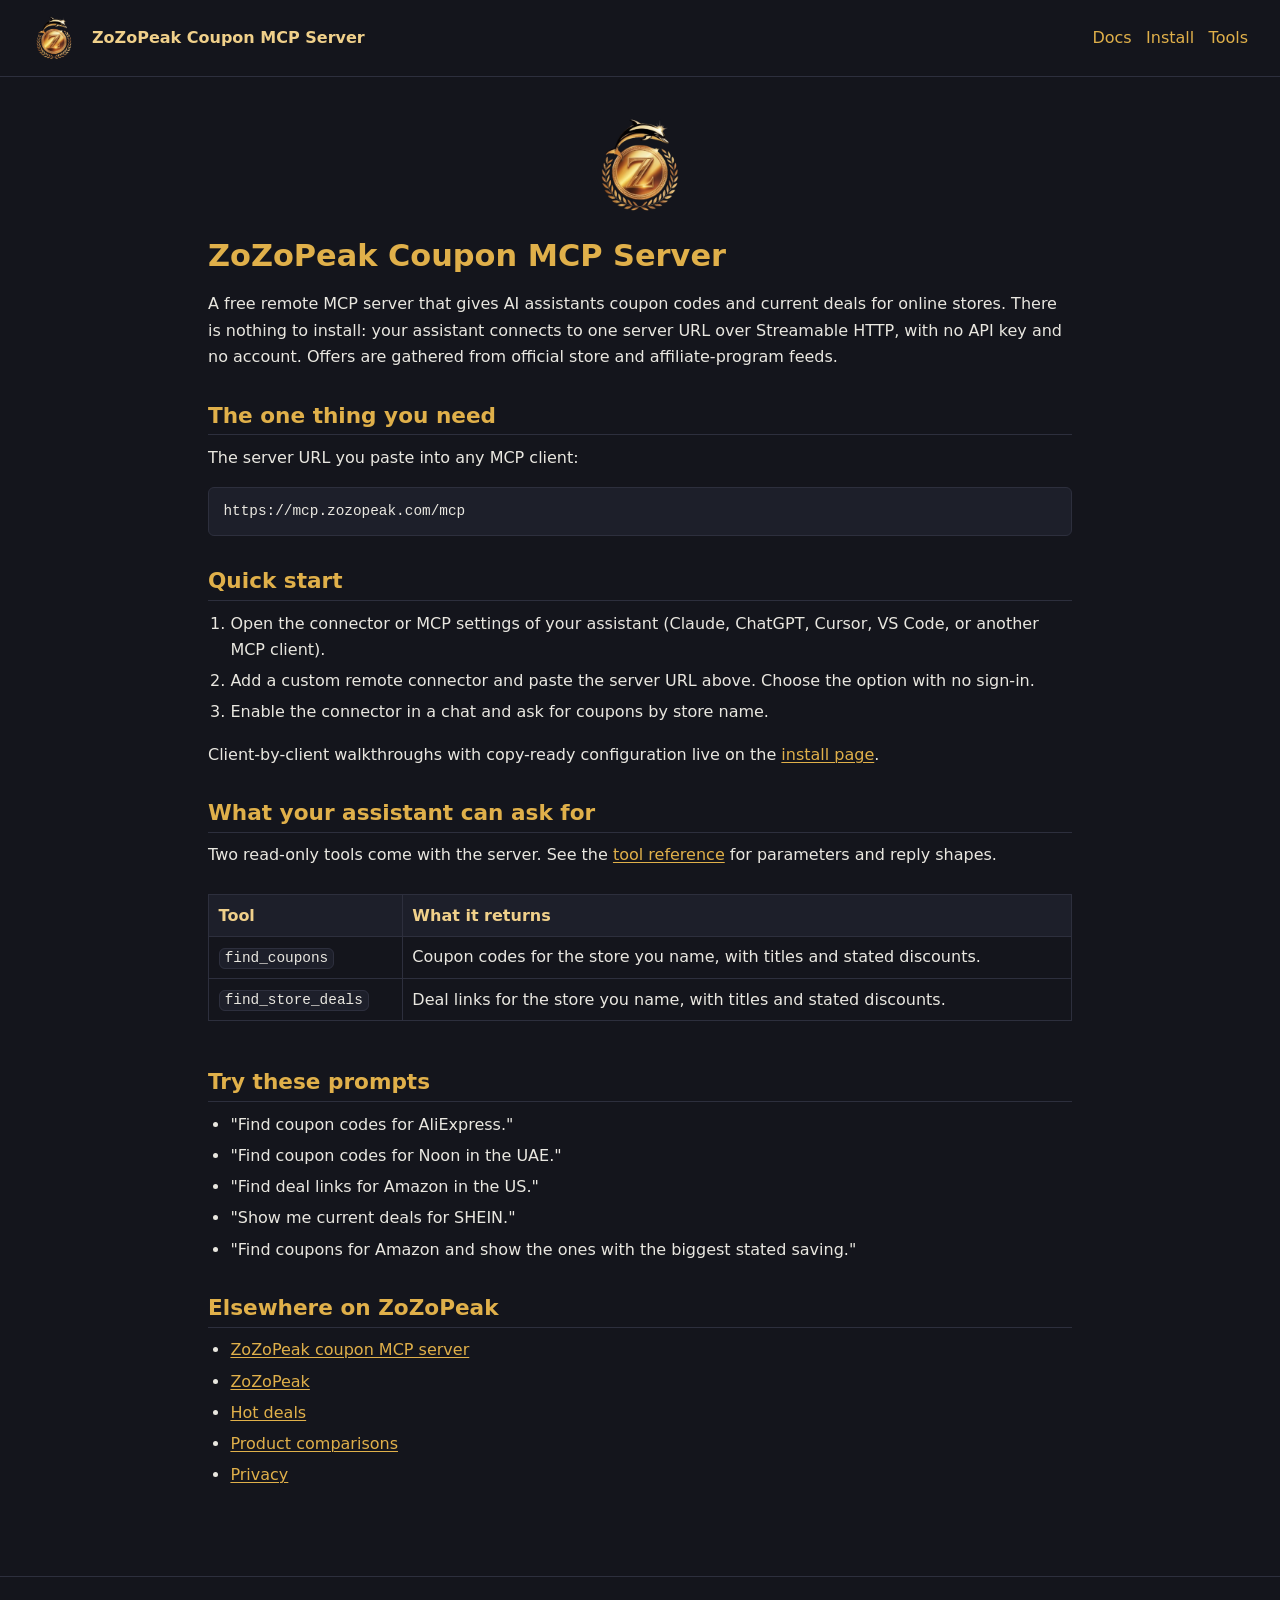
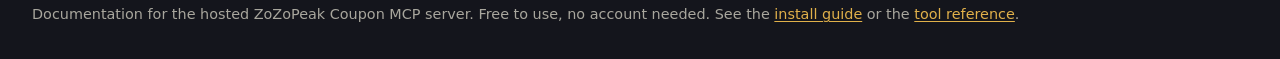
<file: docs/index.html>
<!DOCTYPE html>
<html lang="en">
<head>
  <meta charset="utf-8">
  <meta name="viewport" content="width=device-width, initial-scale=1">
  <title>ZoZoPeak Coupon MCP Server: Docs &amp; Quick Start</title>
  <meta name="description" content="Quick start for the free ZoZoPeak Coupon MCP server: point Claude, ChatGPT, Cursor or VS Code at one URL to pull verified coupon codes and current store deals.">
  <link rel="canonical" href="https://zozopeak.github.io/coupon-mcp-server/">
  <meta property="og:type" content="website">
  <meta property="og:title" content="ZoZoPeak Coupon MCP Server: Docs &amp; Quick Start">
  <meta property="og:description" content="Quick start for the free ZoZoPeak Coupon MCP server: point Claude, ChatGPT, Cursor or VS Code at one URL to pull verified coupon codes and current store deals.">
  <meta property="og:image" content="https://zozopeak.github.io/coupon-mcp-server/emblem-256.png">
  <meta property="og:url" content="https://zozopeak.github.io/coupon-mcp-server/">
  <link rel="icon" type="image/png" href="emblem-256.png">
  <link rel="stylesheet" href="style.css">
  <script type="application/ld+json">
  {
    "@context": "https://schema.org",
    "@type": "SoftwareApplication",
    "name": "ZoZoPeak Coupon MCP Server",
    "url": "https://zozopeak.com/mcp",
    "applicationCategory": "DeveloperApplication",
    "operatingSystem": "Any",
    "offers": {
      "@type": "Offer",
      "price": "0",
      "priceCurrency": "USD"
    },
    "publisher": {
      "@type": "Organization",
      "name": "ZoZoPeak",
      "url": "https://zozopeak.com/"
    }
  }
  </script>
</head>
<body>
  <header class="site">
    <img src="emblem-256.png" alt="ZoZoPeak emblem" width="44" height="44">
    <span class="brand">ZoZoPeak Coupon MCP Server</span>
    <nav class="site">
      <a href="index.html">Docs</a>
      <a href="install.html">Install</a>
      <a href="tools.html">Tools</a>
    </nav>
  </header>
  <main>
    <div class="emblem-row">
      <img src="emblem-256.png" alt="Gold dolphin over a gold coin, the ZoZoPeak emblem" width="96" height="96">
    </div>
    <h1>ZoZoPeak Coupon MCP Server</h1>
    <p>A free remote MCP server that gives AI assistants coupon codes and current deals for online stores. There is nothing to install: your assistant connects to one server URL over Streamable HTTP, with no API key and no account. Offers are gathered from official store and affiliate-program feeds.</p>

    <h2>The one thing you need</h2>
    <p>The server URL you paste into any MCP client:</p>
    <pre><code>https://mcp.zozopeak.com/mcp</code></pre>

    <h2>Quick start</h2>
    <ol>
      <li>Open the connector or MCP settings of your assistant (Claude, ChatGPT, Cursor, VS Code, or another MCP client).</li>
      <li>Add a custom remote connector and paste the server URL above. Choose the option with no sign-in.</li>
      <li>Enable the connector in a chat and ask for coupons by store name.</li>
    </ol>
    <p>Client-by-client walkthroughs with copy-ready configuration live on the <a href="install.html">install page</a>.</p>

    <h2>What your assistant can ask for</h2>
    <p>Two read-only tools come with the server. See the <a href="tools.html">tool reference</a> for parameters and reply shapes.</p>
    <div class="table-scroll">
      <table>
        <tr><th>Tool</th><th>What it returns</th></tr>
        <tr><td><code>find_coupons</code></td><td>Coupon codes for the store you name, with titles and stated discounts.</td></tr>
        <tr><td><code>find_store_deals</code></td><td>Deal links for the store you name, with titles and stated discounts.</td></tr>
      </table>
    </div>

    <h2>Try these prompts</h2>
    <ul>
      <li>"Find coupon codes for AliExpress."</li>
      <li>"Find coupon codes for Noon in the UAE."</li>
      <li>"Find deal links for Amazon in the US."</li>
      <li>"Show me current deals for SHEIN."</li>
      <li>"Find coupons for Amazon and show the ones with the biggest stated saving."</li>
    </ul>

    <h2>Elsewhere on ZoZoPeak</h2>
    <ul>
      <li><a href="https://zozopeak.com/mcp">ZoZoPeak coupon MCP server</a></li>
      <li><a href="https://zozopeak.com/">ZoZoPeak</a></li>
      <li><a href="https://zozopeak.com/hot-deals/">Hot deals</a></li>
      <li><a href="https://zozopeak.com/compare/">Product comparisons</a></li>
      <li><a href="https://zozopeak.com/privacy#mcp">Privacy</a></li>
    </ul>
  </main>
  <footer class="site">
    <p>Documentation for the hosted ZoZoPeak Coupon MCP server. Free to use, no account needed. See the <a href="install.html">install guide</a> or the <a href="tools.html">tool reference</a>.</p>
  </footer>
</body>
</html>
</file>
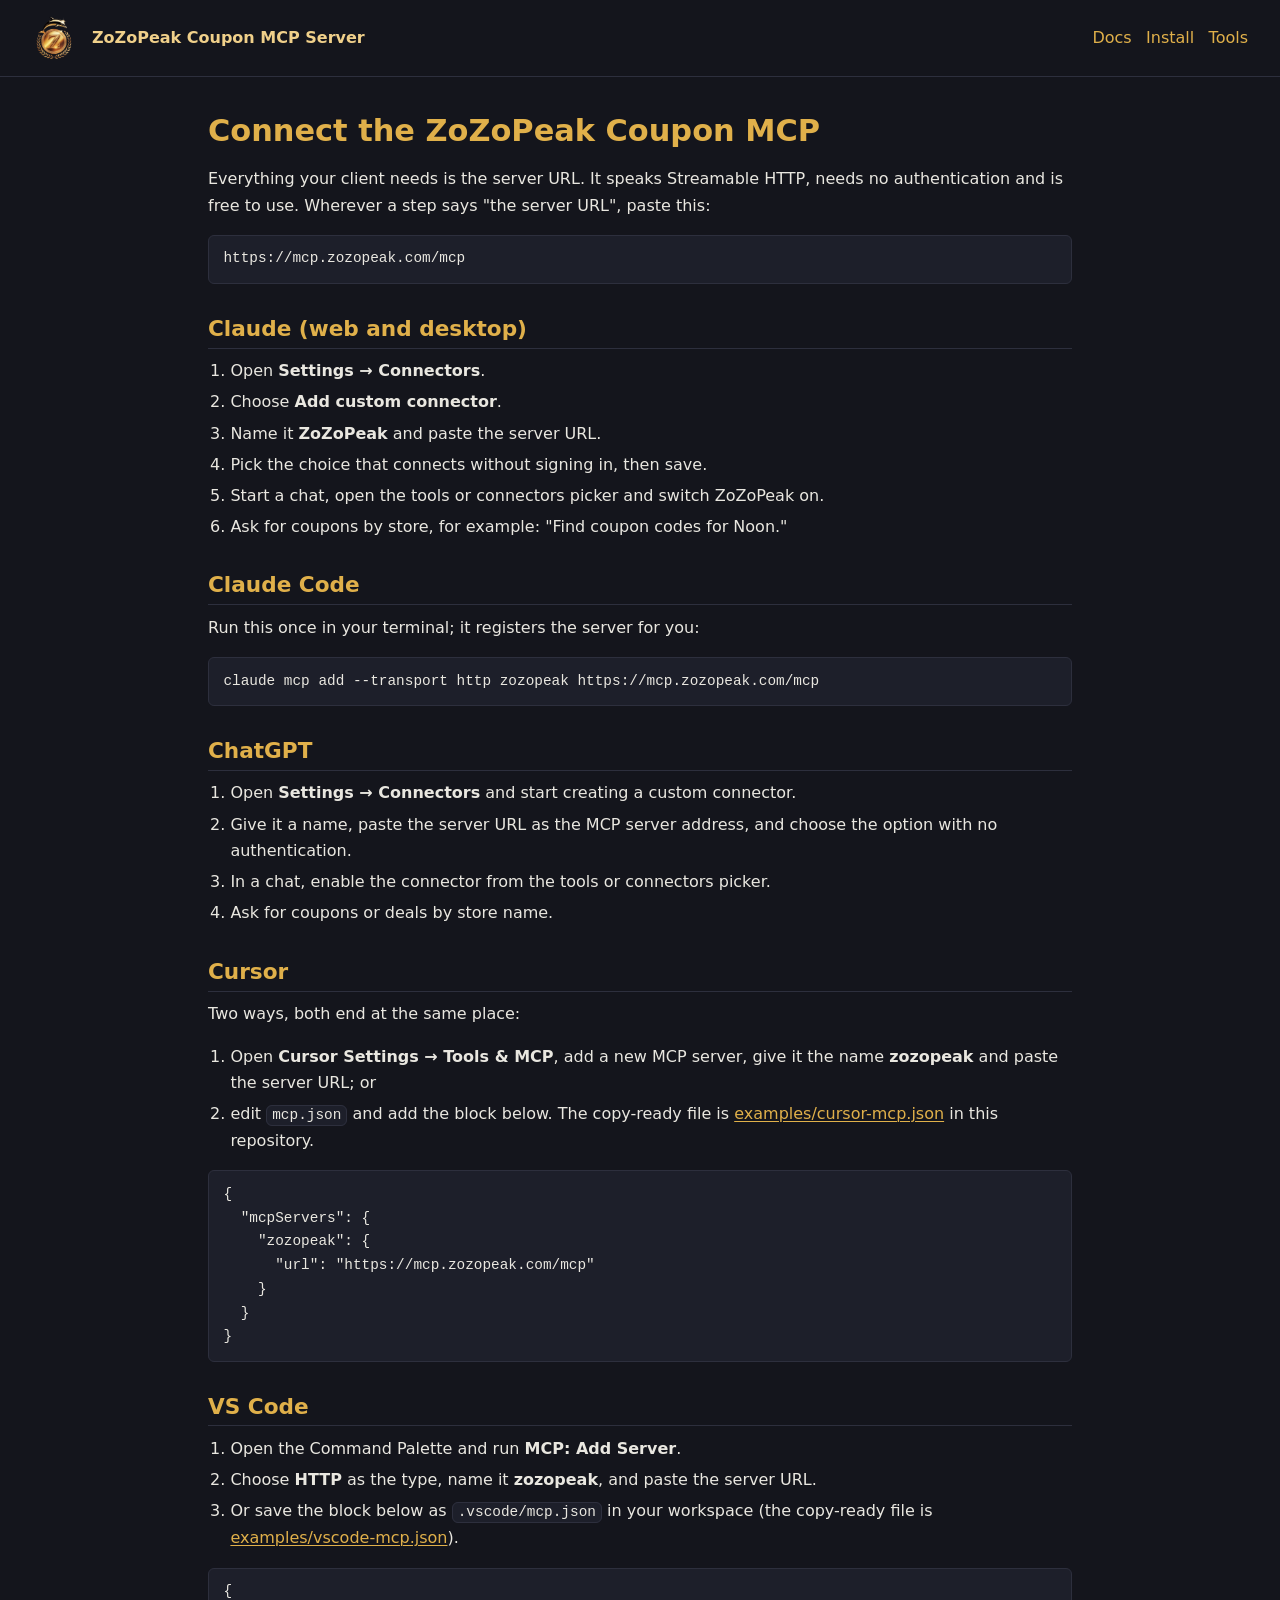
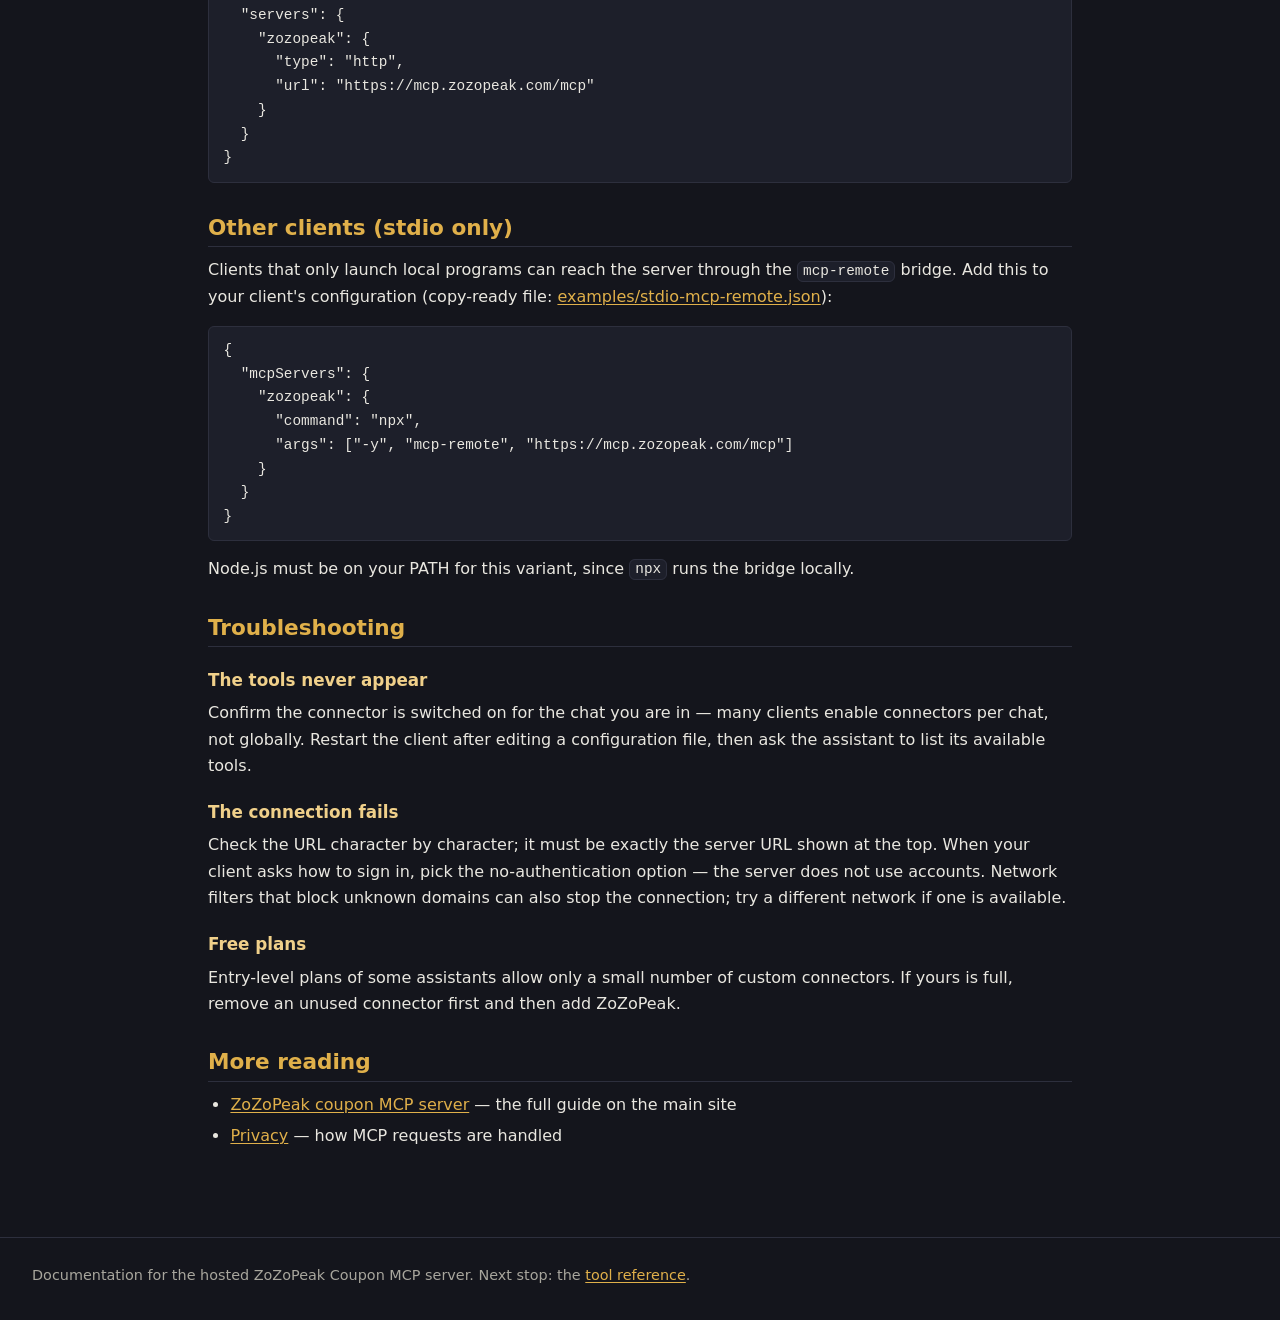
<file: docs/install.html>
<!DOCTYPE html>
<html lang="en">
<head>
  <meta charset="utf-8">
  <meta name="viewport" content="width=device-width, initial-scale=1">
  <title>Connect the ZoZoPeak Coupon MCP to Claude, ChatGPT, Cursor &amp; VS Code</title>
  <meta name="description" content="Step-by-step setup for the ZoZoPeak Coupon MCP server in Claude, Claude Code, ChatGPT, Cursor, VS Code and stdio-only clients, with copy-ready configuration snippets.">
  <link rel="canonical" href="https://zozopeak.github.io/coupon-mcp-server/install.html">
  <meta property="og:type" content="article">
  <meta property="og:title" content="Connect the ZoZoPeak Coupon MCP to Claude, ChatGPT, Cursor &amp; VS Code">
  <meta property="og:description" content="Step-by-step setup for the ZoZoPeak Coupon MCP server in Claude, Claude Code, ChatGPT, Cursor, VS Code and stdio-only clients, with copy-ready configuration snippets.">
  <meta property="og:image" content="https://zozopeak.github.io/coupon-mcp-server/emblem-256.png">
  <meta property="og:url" content="https://zozopeak.github.io/coupon-mcp-server/install.html">
  <link rel="icon" type="image/png" href="emblem-256.png">
  <link rel="stylesheet" href="style.css">
</head>
<body>
  <header class="site">
    <img src="emblem-256.png" alt="ZoZoPeak emblem" width="44" height="44">
    <span class="brand">ZoZoPeak Coupon MCP Server</span>
    <nav class="site">
      <a href="index.html">Docs</a>
      <a href="install.html">Install</a>
      <a href="tools.html">Tools</a>
    </nav>
  </header>
  <main>
    <h1>Connect the ZoZoPeak Coupon MCP</h1>
    <p>Everything your client needs is the server URL. It speaks Streamable HTTP, needs no authentication and is free to use. Wherever a step says "the server URL", paste this:</p>
    <pre><code>https://mcp.zozopeak.com/mcp</code></pre>

    <h2>Claude (web and desktop)</h2>
    <ol>
      <li>Open <strong>Settings → Connectors</strong>.</li>
      <li>Choose <strong>Add custom connector</strong>.</li>
      <li>Name it <strong>ZoZoPeak</strong> and paste the server URL.</li>
      <li>Pick the choice that connects without signing in, then save.</li>
      <li>Start a chat, open the tools or connectors picker and switch ZoZoPeak on.</li>
      <li>Ask for coupons by store, for example: "Find coupon codes for Noon."</li>
    </ol>

    <h2>Claude Code</h2>
    <p>Run this once in your terminal; it registers the server for you:</p>
    <pre><code>claude mcp add --transport http zozopeak https://mcp.zozopeak.com/mcp</code></pre>

    <h2>ChatGPT</h2>
    <ol>
      <li>Open <strong>Settings → Connectors</strong> and start creating a custom connector.</li>
      <li>Give it a name, paste the server URL as the MCP server address, and choose the option with no authentication.</li>
      <li>In a chat, enable the connector from the tools or connectors picker.</li>
      <li>Ask for coupons or deals by store name.</li>
    </ol>

    <h2>Cursor</h2>
    <p>Two ways, both end at the same place:</p>
    <ol>
      <li>Open <strong>Cursor Settings → Tools &amp; MCP</strong>, add a new MCP server, give it the name <strong>zozopeak</strong> and paste the server URL; or</li>
      <li>edit <code>mcp.json</code> and add the block below. The copy-ready file is <a href="https://github.com/zozopeak/coupon-mcp-server/blob/main/examples/cursor-mcp.json">examples/cursor-mcp.json</a> in this repository.</li>
    </ol>
    <pre><code>{
  "mcpServers": {
    "zozopeak": {
      "url": "https://mcp.zozopeak.com/mcp"
    }
  }
}</code></pre>

    <h2>VS Code</h2>
    <ol>
      <li>Open the Command Palette and run <strong>MCP: Add Server</strong>.</li>
      <li>Choose <strong>HTTP</strong> as the type, name it <strong>zozopeak</strong>, and paste the server URL.</li>
      <li>Or save the block below as <code>.vscode/mcp.json</code> in your workspace (the copy-ready file is <a href="https://github.com/zozopeak/coupon-mcp-server/blob/main/examples/vscode-mcp.json">examples/vscode-mcp.json</a>).</li>
    </ol>
    <pre><code>{
  "servers": {
    "zozopeak": {
      "type": "http",
      "url": "https://mcp.zozopeak.com/mcp"
    }
  }
}</code></pre>

    <h2>Other clients (stdio only)</h2>
    <p>Clients that only launch local programs can reach the server through the <code>mcp-remote</code> bridge. Add this to your client's configuration (copy-ready file: <a href="https://github.com/zozopeak/coupon-mcp-server/blob/main/examples/stdio-mcp-remote.json">examples/stdio-mcp-remote.json</a>):</p>
    <pre><code>{
  "mcpServers": {
    "zozopeak": {
      "command": "npx",
      "args": ["-y", "mcp-remote", "https://mcp.zozopeak.com/mcp"]
    }
  }
}</code></pre>
    <p>Node.js must be on your PATH for this variant, since <code>npx</code> runs the bridge locally.</p>

    <h2>Troubleshooting</h2>
    <h3>The tools never appear</h3>
    <p>Confirm the connector is switched on for the chat you are in — many clients enable connectors per chat, not globally. Restart the client after editing a configuration file, then ask the assistant to list its available tools.</p>
    <h3>The connection fails</h3>
    <p>Check the URL character by character; it must be exactly the server URL shown at the top. When your client asks how to sign in, pick the no-authentication option — the server does not use accounts. Network filters that block unknown domains can also stop the connection; try a different network if one is available.</p>
    <h3>Free plans</h3>
    <p>Entry-level plans of some assistants allow only a small number of custom connectors. If yours is full, remove an unused connector first and then add ZoZoPeak.</p>

    <h2>More reading</h2>
    <ul>
      <li><a href="https://zozopeak.com/mcp">ZoZoPeak coupon MCP server</a> — the full guide on the main site</li>
      <li><a href="https://zozopeak.com/privacy#mcp">Privacy</a> — how MCP requests are handled</li>
    </ul>
  </main>
  <footer class="site">
    <p>Documentation for the hosted ZoZoPeak Coupon MCP server. Next stop: the <a href="tools.html">tool reference</a>.</p>
  </footer>
</body>
</html>
</file>
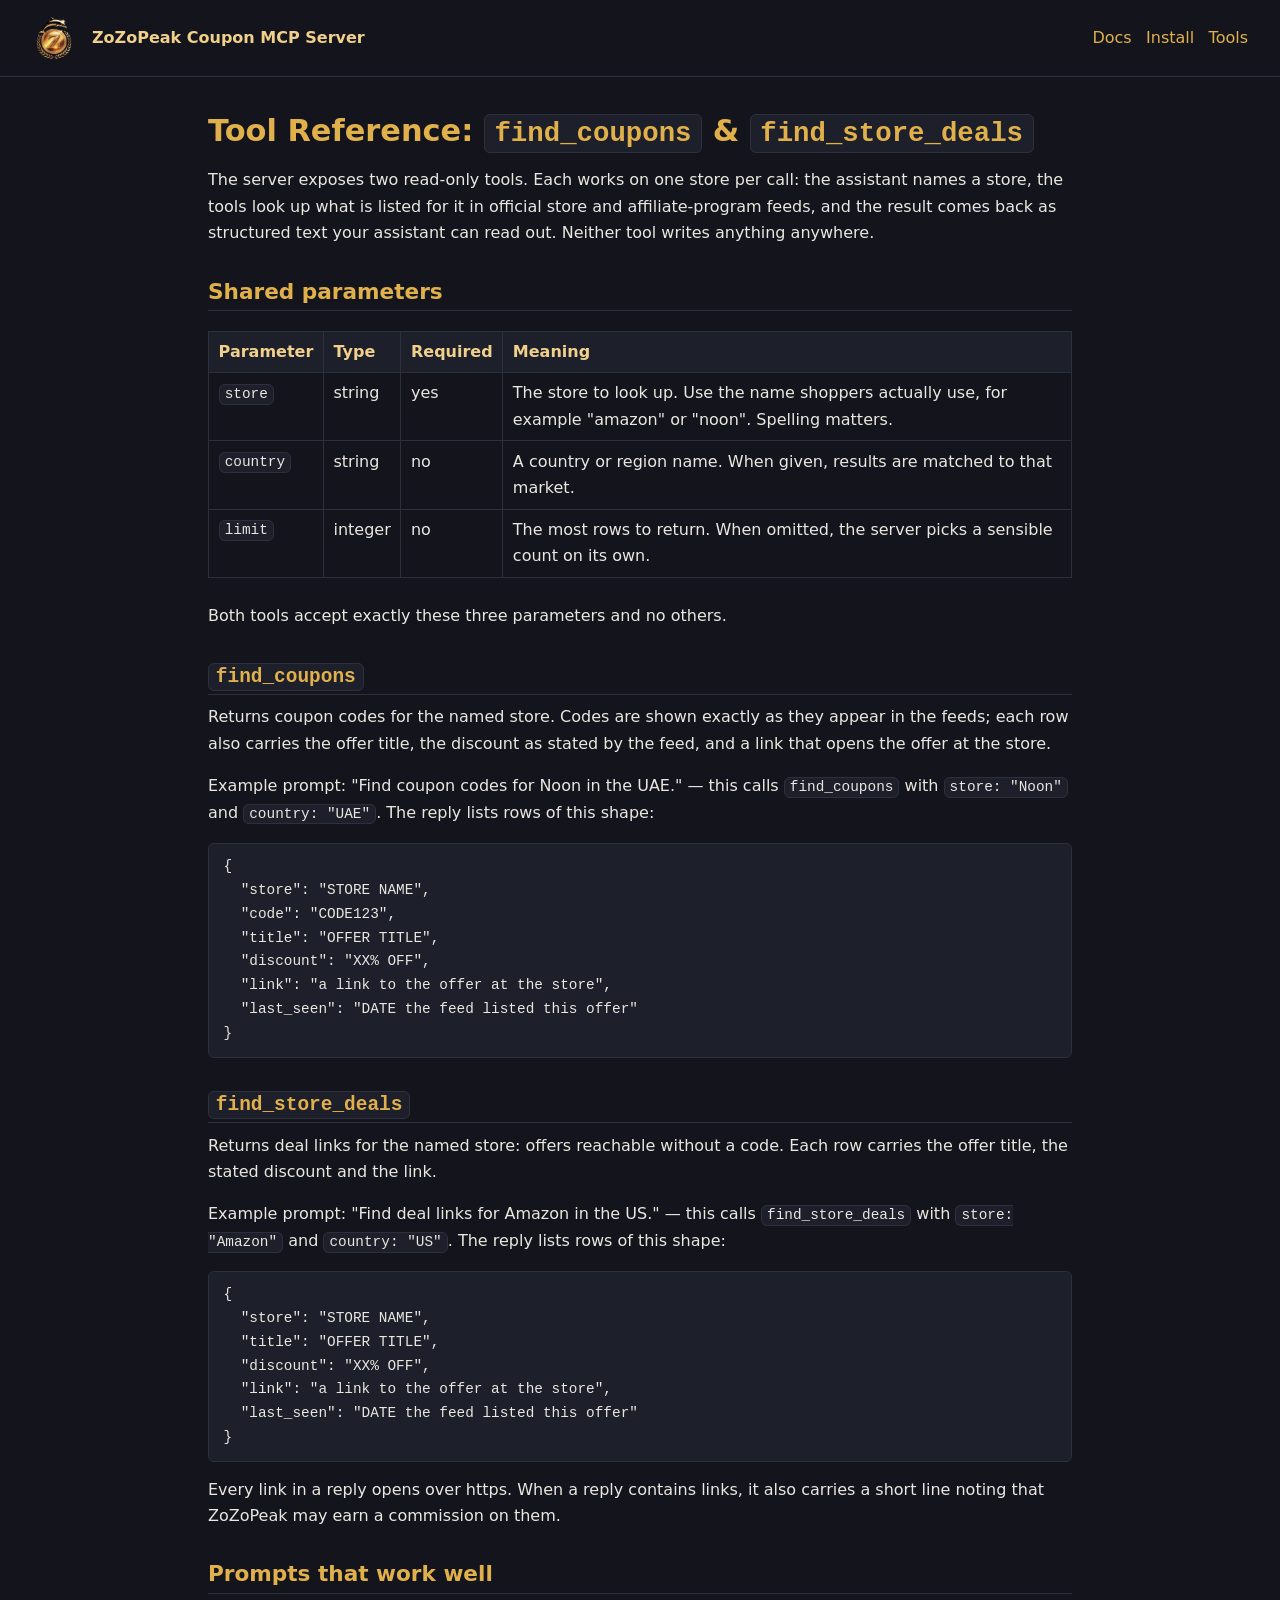
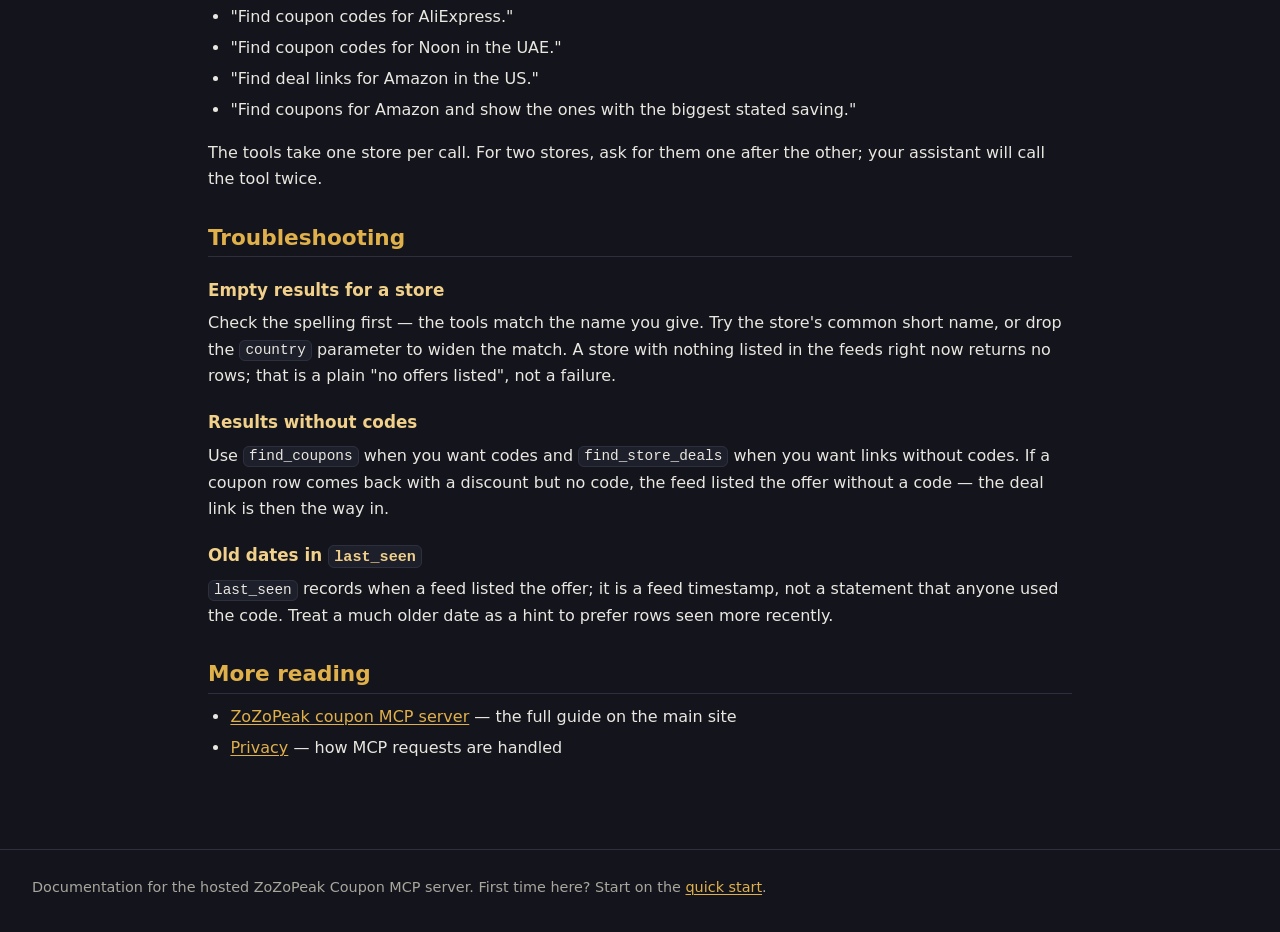
<file: docs/tools.html>
<!DOCTYPE html>
<html lang="en">
<head>
  <meta charset="utf-8">
  <meta name="viewport" content="width=device-width, initial-scale=1">
  <title>find_coupons &amp; find_store_deals: ZoZoPeak MCP Tool Reference</title>
  <meta name="description" content="Parameter reference and reply shapes for the two read-only tools of the ZoZoPeak Coupon MCP server: find_coupons for coupon codes and find_store_deals for deal links.">
  <link rel="canonical" href="https://zozopeak.github.io/coupon-mcp-server/tools.html">
  <meta property="og:type" content="article">
  <meta property="og:title" content="find_coupons &amp; find_store_deals: ZoZoPeak MCP Tool Reference">
  <meta property="og:description" content="Parameter reference and reply shapes for the two read-only tools of the ZoZoPeak Coupon MCP server: find_coupons for coupon codes and find_store_deals for deal links.">
  <meta property="og:image" content="https://zozopeak.github.io/coupon-mcp-server/emblem-256.png">
  <meta property="og:url" content="https://zozopeak.github.io/coupon-mcp-server/tools.html">
  <link rel="icon" type="image/png" href="emblem-256.png">
  <link rel="stylesheet" href="style.css">
</head>
<body>
  <header class="site">
    <img src="emblem-256.png" alt="ZoZoPeak emblem" width="44" height="44">
    <span class="brand">ZoZoPeak Coupon MCP Server</span>
    <nav class="site">
      <a href="index.html">Docs</a>
      <a href="install.html">Install</a>
      <a href="tools.html">Tools</a>
    </nav>
  </header>
  <main>
    <h1>Tool Reference: <code>find_coupons</code> &amp; <code>find_store_deals</code></h1>
    <p>The server exposes two read-only tools. Each works on one store per call: the assistant names a store, the tools look up what is listed for it in official store and affiliate-program feeds, and the result comes back as structured text your assistant can read out. Neither tool writes anything anywhere.</p>

    <h2>Shared parameters</h2>
    <div class="table-scroll">
      <table>
        <tr><th>Parameter</th><th>Type</th><th>Required</th><th>Meaning</th></tr>
        <tr><td><code>store</code></td><td>string</td><td>yes</td><td>The store to look up. Use the name shoppers actually use, for example "amazon" or "noon". Spelling matters.</td></tr>
        <tr><td><code>country</code></td><td>string</td><td>no</td><td>A country or region name. When given, results are matched to that market.</td></tr>
        <tr><td><code>limit</code></td><td>integer</td><td>no</td><td>The most rows to return. When omitted, the server picks a sensible count on its own.</td></tr>
      </table>
    </div>
    <p>Both tools accept exactly these three parameters and no others.</p>

    <h2><code>find_coupons</code></h2>
    <p>Returns coupon codes for the named store. Codes are shown exactly as they appear in the feeds; each row also carries the offer title, the discount as stated by the feed, and a link that opens the offer at the store.</p>
    <p>Example prompt: "Find coupon codes for Noon in the UAE." — this calls <code>find_coupons</code> with <code>store: "Noon"</code> and <code>country: "UAE"</code>. The reply lists rows of this shape:</p>
    <pre><code>{
  "store": "STORE NAME",
  "code": "CODE123",
  "title": "OFFER TITLE",
  "discount": "XX% OFF",
  "link": "a link to the offer at the store",
  "last_seen": "DATE the feed listed this offer"
}</code></pre>

    <h2><code>find_store_deals</code></h2>
    <p>Returns deal links for the named store: offers reachable without a code. Each row carries the offer title, the stated discount and the link.</p>
    <p>Example prompt: "Find deal links for Amazon in the US." — this calls <code>find_store_deals</code> with <code>store: "Amazon"</code> and <code>country: "US"</code>. The reply lists rows of this shape:</p>
    <pre><code>{
  "store": "STORE NAME",
  "title": "OFFER TITLE",
  "discount": "XX% OFF",
  "link": "a link to the offer at the store",
  "last_seen": "DATE the feed listed this offer"
}</code></pre>
    <p>Every link in a reply opens over https. When a reply contains links, it also carries a short line noting that ZoZoPeak may earn a commission on them.</p>

    <h2>Prompts that work well</h2>
    <ul>
      <li>"Find coupon codes for AliExpress."</li>
      <li>"Find coupon codes for Noon in the UAE."</li>
      <li>"Find deal links for Amazon in the US."</li>
      <li>"Find coupons for Amazon and show the ones with the biggest stated saving."</li>
    </ul>
    <p>The tools take one store per call. For two stores, ask for them one after the other; your assistant will call the tool twice.</p>

    <h2>Troubleshooting</h2>
    <h3>Empty results for a store</h3>
    <p>Check the spelling first — the tools match the name you give. Try the store's common short name, or drop the <code>country</code> parameter to widen the match. A store with nothing listed in the feeds right now returns no rows; that is a plain "no offers listed", not a failure.</p>
    <h3>Results without codes</h3>
    <p>Use <code>find_coupons</code> when you want codes and <code>find_store_deals</code> when you want links without codes. If a coupon row comes back with a discount but no code, the feed listed the offer without a code — the deal link is then the way in.</p>
    <h3>Old dates in <code>last_seen</code></h3>
    <p><code>last_seen</code> records when a feed listed the offer; it is a feed timestamp, not a statement that anyone used the code. Treat a much older date as a hint to prefer rows seen more recently.</p>

    <h2>More reading</h2>
    <ul>
      <li><a href="https://zozopeak.com/mcp">ZoZoPeak coupon MCP server</a> — the full guide on the main site</li>
      <li><a href="https://zozopeak.com/privacy#mcp">Privacy</a> — how MCP requests are handled</li>
    </ul>
  </main>
  <footer class="site">
    <p>Documentation for the hosted ZoZoPeak Coupon MCP server. First time here? Start on the <a href="index.html">quick start</a>.</p>
  </footer>
</body>
</html>
</file>
<file: docs/style.css>
/* ZoZoPeak Coupon MCP Server docs.
   Dark background, gold accent sampled from the emblem, mobile-first.
   No web fonts, no analytics, no outside requests. */

:root {
  --bg: #14151c;
  --surface: #1d1f2a;
  --border: #2d2f3d;
  --text: #e9e7e0;
  --muted: #a8a69d;
  --gold: #e0b04a;
  --gold-soft: #f0d08a;
}

* { box-sizing: border-box; }

html { background: var(--bg); }

body {
  margin: 0;
  background: var(--bg);
  color: var(--text);
  font: 16px/1.65 system-ui, -apple-system, "Segoe UI", Roboto, Helvetica, Arial, sans-serif;
}

a { color: var(--gold); text-decoration-thickness: 1px; text-underline-offset: 2px; }
a:visited { color: var(--gold-soft); }

code, pre {
  background: var(--surface);
  border: 1px solid var(--border);
  border-radius: 6px;
  font-family: ui-monospace, SFMono-Regular, Consolas, "Liberation Mono", Menlo, monospace;
  font-size: 0.9em;
}

code { padding: 0.1em 0.35em; }

pre { padding: 0.8em 1em; overflow-x: auto; }

pre code { padding: 0; border: 0; background: transparent; font-size: 1em; }

h1, h2, h3 { color: var(--gold); line-height: 1.25; }
h1 { font-size: 1.55rem; margin: 0.2rem 0 1rem; }
h2 { font-size: 1.2rem; margin: 2rem 0 0.6rem; border-bottom: 1px solid var(--border); padding-bottom: 0.3rem; }
h3 { font-size: 1.05rem; margin: 1.4rem 0 0.4rem; color: var(--gold-soft); }

p, ul, ol, table { margin: 0.6rem 0 1rem; }

ul, ol { padding-left: 1.4rem; }

li + li { margin-top: 0.3rem; }

header.site {
  padding: 0.9rem 1rem;
  border-bottom: 1px solid var(--border);
  display: flex;
  flex-wrap: wrap;
  gap: 0.5rem 1rem;
  align-items: center;
}

header.site img { width: 44px; height: 44px; vertical-align: middle; }

header.site .brand { font-weight: 700; color: var(--gold-soft); }

nav.site { margin-left: auto; display: flex; gap: 0.9rem; flex-wrap: wrap; }
nav.site a { text-decoration: none; }
nav.site a:hover { text-decoration: underline; }

main { padding: 1rem; max-width: 100%; }

footer.site {
  margin-top: 2.5rem;
  padding: 1rem;
  border-top: 1px solid var(--border);
  color: var(--muted);
  font-size: 0.9rem;
}

table { border-collapse: collapse; width: 100%; }

th, td {
  border: 1px solid var(--border);
  padding: 0.45rem 0.6rem;
  text-align: left;
  vertical-align: top;
}

th { background: var(--surface); color: var(--gold-soft); }

.table-scroll { overflow-x: auto; }

.callout {
  background: var(--surface);
  border: 1px solid var(--border);
  border-left: 3px solid var(--gold);
  border-radius: 6px;
  padding: 0.7rem 0.9rem;
  margin: 1rem 0;
}

.emblem-row { text-align: center; margin: 0.5rem 0 1rem; }
.emblem-row img { width: 96px; height: 96px; }

.muted { color: var(--muted); }

@media (min-width: 720px) {
  main { max-width: 56rem; margin: 0 auto; padding: 2rem 1rem; }
  header.site { padding: 1rem 2rem; }
  footer.site { padding: 1rem 2rem; }
  h1 { font-size: 1.9rem; }
  h2 { font-size: 1.35rem; }
}
</file>
